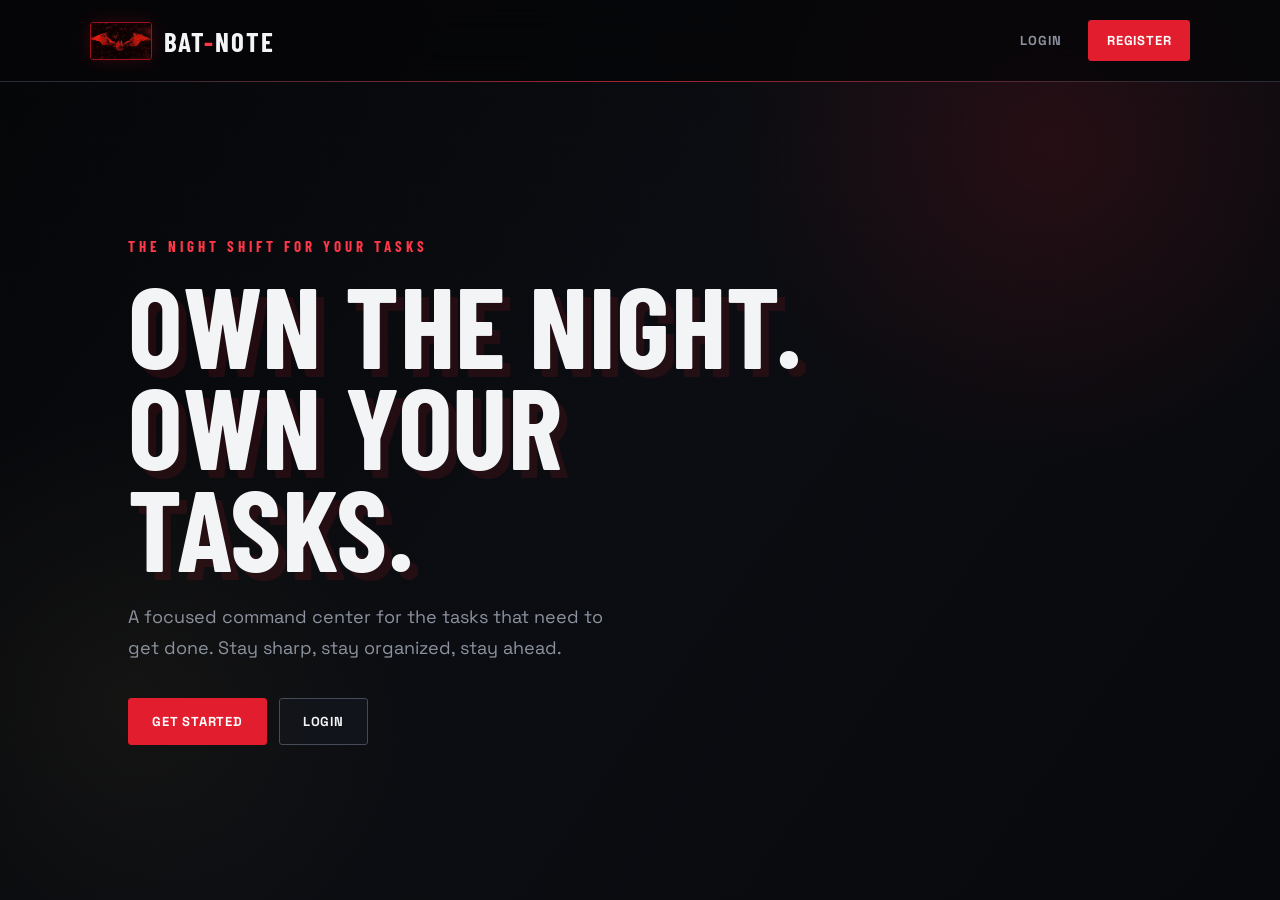
<file: index.html>
<!DOCTYPE html>
<html lang="en">
<head>
    <meta charset="UTF-8">
    <meta name="viewport" content="width=device-width, initial-scale=1.0">
    <title>bat-note | A darker way to organize</title>
    <link rel="stylesheet" href="css/style.css">
</head>
<body>
    <nav class="navbar">
        <a href="index.html" class="brand"><img src="images/batlogo.jpeg" alt="Bat-note logo"><span class="brand-name">bat<span>-</span>note</span></a>
        <div>
            <a href="login.html">Login</a>
            <a href="register.html" class="nav-button">Register</a>
        </div>
    </nav>

    <main class="hero">
        <div class="hero-content">
            <p class="small-title">THE NIGHT SHIFT FOR YOUR TASKS</p>
            <h1>Own the night.<br>Own your tasks.</h1>
            <p class="hero-text">A focused command center for the tasks that need to get done. Stay sharp, stay organized, stay ahead.</p>
            <div class="hero-buttons">
                <a href="register.html" class="button">Get Started</a>
                <a href="login.html" class="button secondary">Login</a>
            </div>
        </div>
    </main>
</body>
</html>
</file>
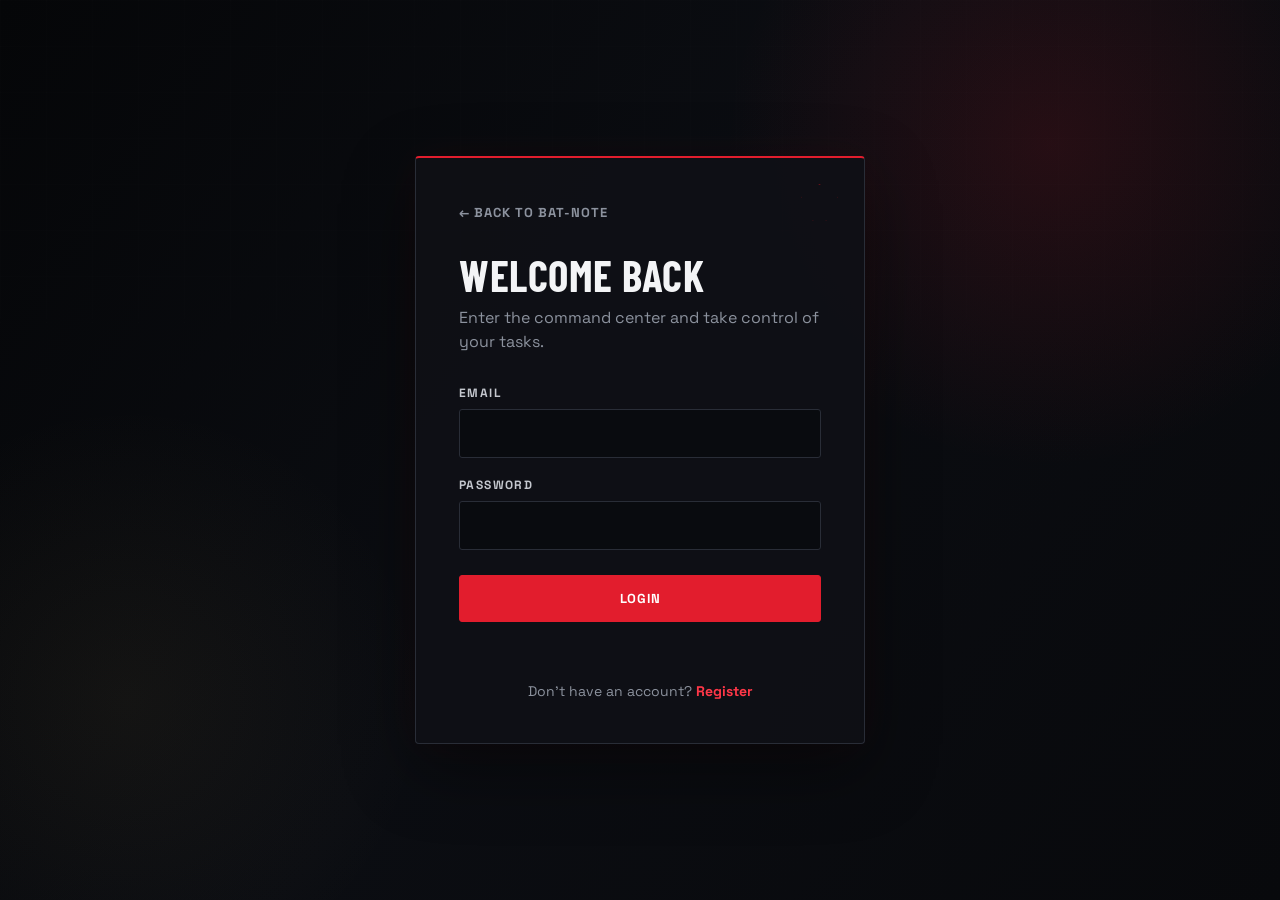
<file: login.html>
<!DOCTYPE html>
<html lang="en">
<head>
    <meta charset="UTF-8">
    <meta name="viewport" content="width=device-width, initial-scale=1.0">
    <title>Login - bat-note</title>
    <link rel="stylesheet" href="css/style.css">
</head>
<body class="auth-page">
    <div class="auth-card">
        <a href="index.html" class="back-link">&larr; Back to bat-note</a>
        <h1>Welcome back</h1>
        <p class="auth-subtitle">Enter the command center and take control of your tasks.</p>

        <form id="loginForm">
            <label>Email</label>
            <input type="email" id="loginEmail" required>

            <label>Password</label>
            <input type="password" id="loginPassword" required>

            <button type="submit" class="button full">Login</button>
        </form>

        <p id="loginMessage" class="message"></p>
        <p class="switch-text">Don't have an account? <a href="register.html">Register</a></p>
    </div>

    <script src="js/script.js"></script>
</body>
</html>
</file>
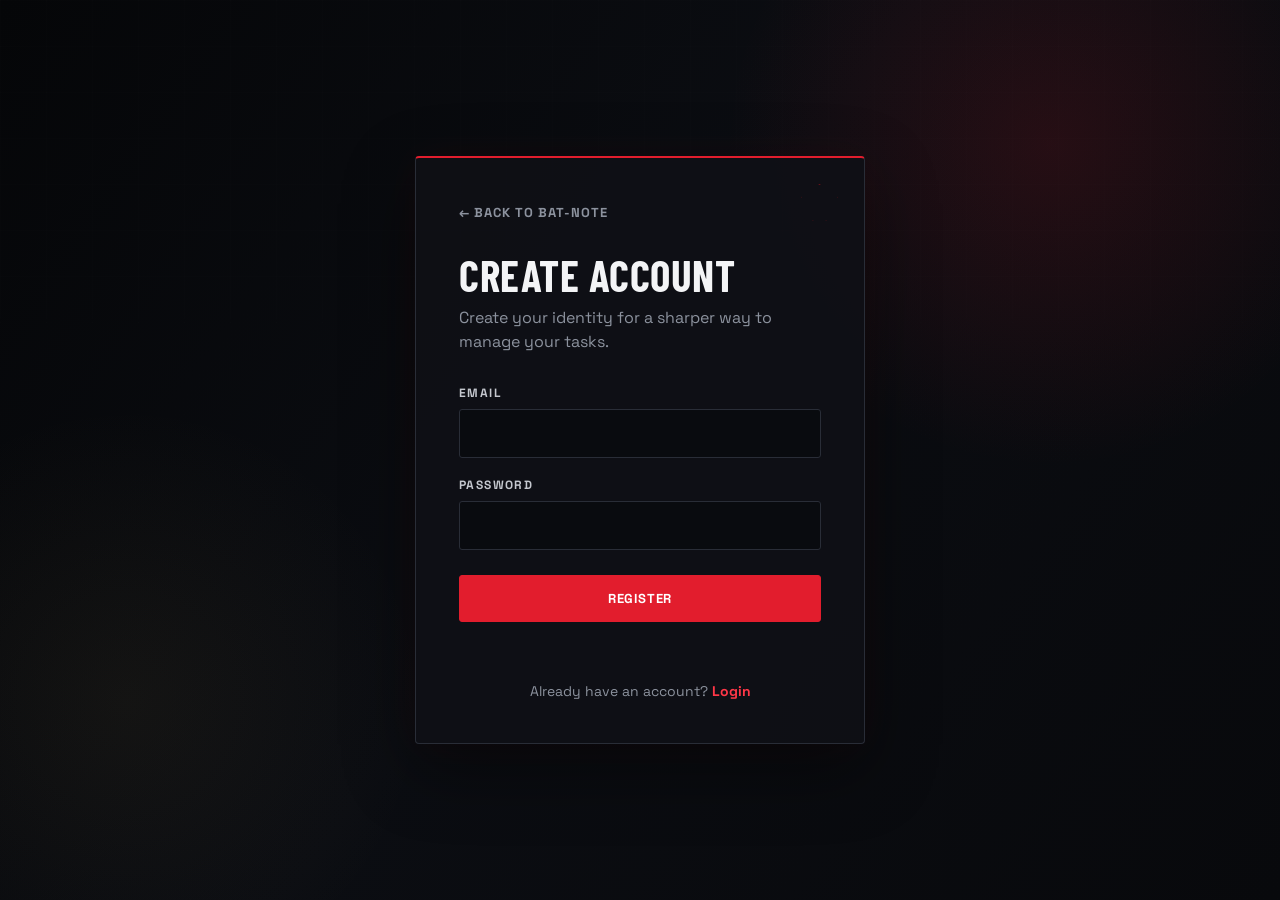
<file: register.html>
<!DOCTYPE html>
<html lang="en">
<head>
    <meta charset="UTF-8">
    <meta name="viewport" content="width=device-width, initial-scale=1.0">
    <title>Register - bat-note</title>
    <link rel="stylesheet" href="css/style.css">
</head>
<body class="auth-page">
    <div class="auth-card">
        <a href="index.html" class="back-link">&larr; Back to bat-note</a>
        <h1>Create account</h1>
        <p class="auth-subtitle">Create your identity for a sharper way to manage your tasks.</p>

        <form id="registerForm">
            <label>Email</label>
            <input type="email" id="registerEmail" required>

            <label>Password</label>
            <input type="password" id="registerPassword" required minlength="1">

            <button type="submit" class="button full">Register</button>
        </form>

        <p id="registerMessage" class="message"></p>
        <p class="switch-text">Already have an account? <a href="login.html">Login</a></p>
    </div>

    <script src="js/script.js"></script>
</body>
</html>
</file>
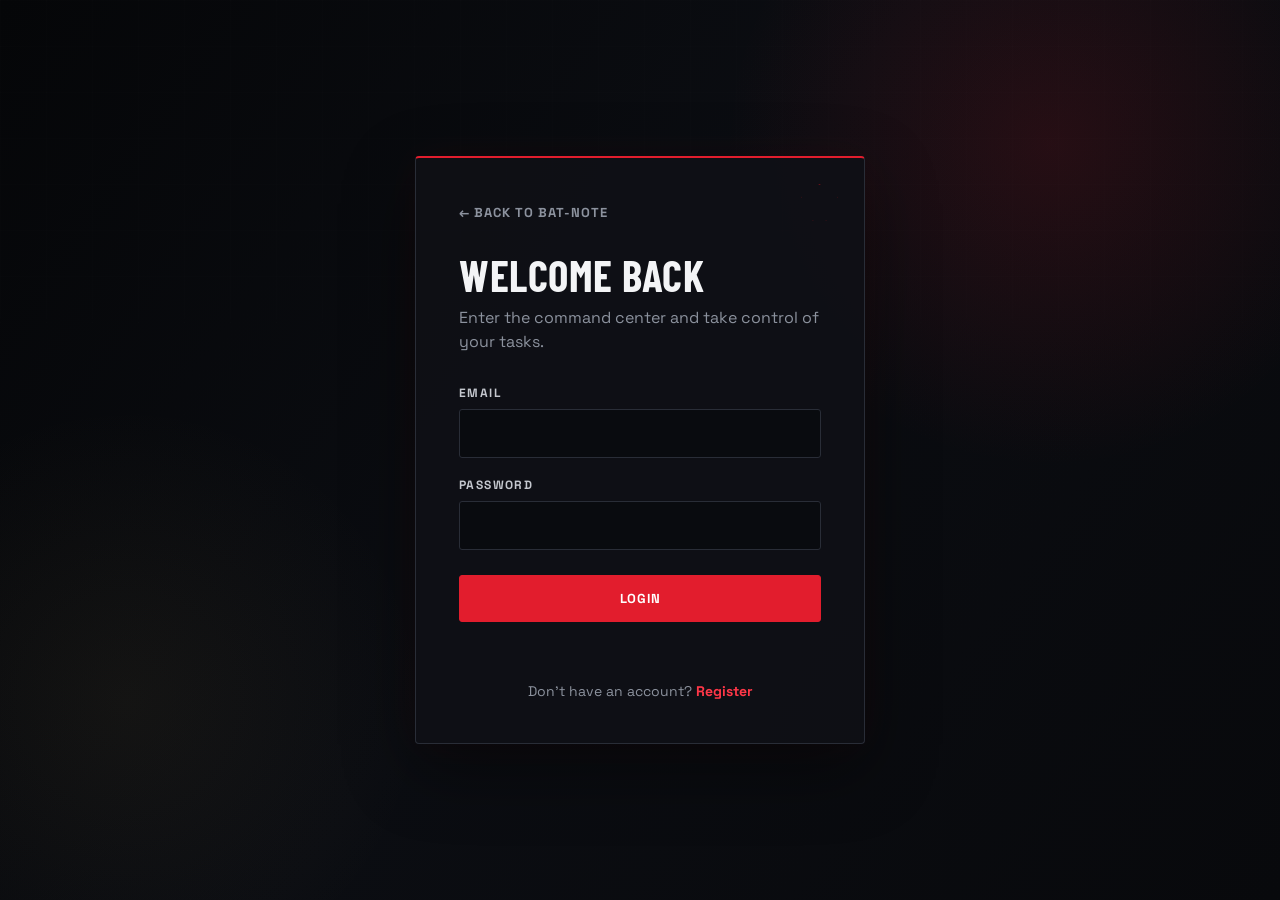
<file: todos.html>
<!DOCTYPE html>
<html lang="en">
<head>
    <meta charset="UTF-8">
    <meta name="viewport" content="width=device-width, initial-scale=1.0">
    <title>bat-note | My Tasks</title>
    <link rel="stylesheet" href="css/style.css">
</head>
<body class="todo-page">
    <nav class="navbar dashboard-nav">
        <a href="index.html" class="brand"><img src="images/batlogo.jpeg" alt="Bat-note logo"><span class="brand-name">bat<span>-</span>note</span></a>
        <div class="user-area">
            <span id="userEmail"></span>
            <button id="logoutButton" class="logout-button">Logout</button>
        </div>
    </nav>

    <main class="todo-container">
        <div class="todo-header">
            <div>
                <p class="small-title">MISSION CONTROL</p>
                <h1>My tasks</h1>
            </div>
        </div>

        <form id="todoForm" class="add-form">
            <input type="text" id="todoTitle" placeholder="What do you need to do?" required>
            <input type="text" id="todoDescription" placeholder="Description">
            <button type="submit" class="button">Add Todo</button>
        </form>

        <p id="todoMessage" class="message"></p>
        <div id="todoList" class="todo-list"></div>
    </main>

    <script src="js/script.js"></script>
</body>
</html>
</file>
<file: css/style.css>
@import url('https://fonts.googleapis.com/css2?family=Barlow+Condensed:wght@500;600;700&family=Space+Grotesk:wght@400;500;600;700&display=swap');

:root {
    --void: #050608;
    --panel: rgba(15, 17, 22, 0.88);
    --panel-light: #151820;
    --line: #292d37;
    --line-bright: #454b58;
    --white: #f3f4f6;
    --muted: #8c929e;
    --red: #e21d2d;
    --red-bright: #ff3748;
    --red-dark: #9d101d;
    --gold: #c6a85c;
    --shadow: 0 24px 70px rgba(0, 0, 0, 0.45);
}

* {
    box-sizing: border-box;
    margin: 0;
    padding: 0;
}

html {
    scroll-behavior: smooth;
}

body {
    min-height: 100vh;
    overflow-x: hidden;
    color: var(--white);
    background: var(--void);
    font-family: "Space Grotesk", "Trebuchet MS", sans-serif;
}

body::before,
body::after {
    position: fixed;
    z-index: -1;
    inset: 0;
    content: "";
    pointer-events: none;
}

body::before {
    background: radial-gradient(circle at 82% 16%, rgba(226, 29, 45, 0.13), transparent 25%),
        radial-gradient(circle at 10% 78%, rgba(198, 168, 92, 0.06), transparent 22%),
        linear-gradient(125deg, #050608 0%, #0b0d12 48%, #08090c 100%);
}

body::after {
    opacity: 0.3;
    background-image: linear-gradient(rgba(255, 255, 255, 0.025) 1px, transparent 1px),
        linear-gradient(90deg, rgba(255, 255, 255, 0.025) 1px, transparent 1px);
    background-size: 46px 46px;
    mask-image: linear-gradient(to bottom, black, transparent 85%);
}

a {
    color: inherit;
    text-decoration: none;
}

button,
input {
    font: inherit;
}

button,
a,
input {
    transition: transform 220ms ease, background-color 220ms ease, border-color 220ms ease, color 220ms ease, box-shadow 220ms ease, opacity 220ms ease;
}

button:focus-visible,
a:focus-visible,
input:focus-visible {
    outline: 2px solid var(--red-bright);
    outline-offset: 4px;
}

.navbar {
    position: relative;
    z-index: 2;
    height: 82px;
    padding: 0 7%;
    display: flex;
    align-items: center;
    justify-content: space-between;
    border-bottom: 1px solid rgba(69, 75, 88, 0.55);
    background: rgba(5, 6, 8, 0.8);
    backdrop-filter: blur(18px);
}

.navbar::after {
    position: absolute;
    right: 7%;
    bottom: -1px;
    left: 7%;
    height: 1px;
    background: linear-gradient(90deg, transparent, var(--red), transparent);
    content: "";
    opacity: 0.7;
}

.brand {
    display: inline-flex;
    align-items: center;
    gap: 12px;
}

.brand img {
    width: 62px;
    height: 38px;
    border: 1px solid var(--red-dark);
    border-radius: 3px;
    object-fit: cover;
    object-position: center;
    box-shadow: 0 0 18px rgba(226, 29, 45, 0.2);
}

.brand-name {
    color: var(--white);
    font-family: "Barlow Condensed", Impact, sans-serif;
    font-size: 27px;
    font-weight: 700;
    letter-spacing: 2px;
    text-transform: uppercase;
}

.brand-name span {
    color: var(--red-bright);
}

.navbar > div {
    display: flex;
    align-items: center;
    gap: 26px;
}

.navbar a:not(.nav-button) {
    color: var(--muted);
    font-size: 13px;
    font-weight: 700;
    letter-spacing: 1px;
    text-transform: uppercase;
}

.navbar a:not(.nav-button):hover,
.back-link:hover {
    color: var(--red-bright);
}

.nav-button,
.button {
    border: 1px solid var(--red);
    border-radius: 3px;
    background: var(--red);
    color: white;
    cursor: pointer;
    font-size: 13px;
    font-weight: 700;
    letter-spacing: 0.8px;
    text-transform: uppercase;
}

.nav-button {
    padding: 11px 18px;
}

.nav-button:hover,
.button:hover {
    border-color: var(--red-bright);
    background: var(--red-bright);
    box-shadow: 0 0 24px rgba(226, 29, 45, 0.3);
    transform: translateY(-3px);
}

.hero {
    position: relative;
    min-height: calc(100vh - 82px);
    display: flex;
    align-items: center;
    padding: 80px 10%;
    isolation: isolate;
}

.hero::before {
    position: absolute;
    z-index: -1;
    right: -8%;
    bottom: -22%;
    width: 60vw;
    height: 75vh;
    border: 1px solid rgba(226, 29, 45, 0.18);
    clip-path: polygon(50% 0, 100% 50%, 78% 46%, 68% 100%, 50% 70%, 32% 100%, 22% 46%, 0 50%);
    opacity: 0.7;
    transform: rotate(-8deg);
    animation: bat-shadow 8s ease-in-out infinite alternate;
}

.hero-content {
    max-width: 720px;
    animation: rise-in 700ms cubic-bezier(0.2, 0.8, 0.2, 1) both;
}

.small-title {
    margin-bottom: 18px;
    color: var(--red-bright);
    font-family: "Barlow Condensed", Impact, sans-serif;
    font-size: 15px;
    font-weight: 700;
    letter-spacing: 4px;
    text-transform: uppercase;
}

.hero h1,
.auth-card h1,
.todo-header h1 {
    font-family: "Barlow Condensed", Impact, sans-serif;
    font-weight: 700;
    letter-spacing: 0.5px;
    text-transform: uppercase;
}

.hero h1 {
    max-width: 700px;
    margin-bottom: 25px;
    color: var(--white);
    font-size: clamp(4rem, 9vw, 8rem);
    line-height: 0.88;
    text-shadow: 8px 8px 0 rgba(226, 29, 45, 0.12);
}

.hero-text {
    max-width: 510px;
    color: var(--muted);
    font-size: 18px;
    line-height: 1.7;
}

.hero-buttons {
    display: flex;
    gap: 12px;
    margin-top: 35px;
}

.button {
    padding: 14px 23px;
}

.button.secondary {
    border-color: var(--line-bright);
    background: rgba(21, 24, 32, 0.6);
    color: var(--white);
}

.button.secondary:hover {
    border-color: var(--white);
    background: var(--panel-light);
    box-shadow: 0 0 20px rgba(255, 255, 255, 0.08);
}

.auth-page {
    display: flex;
    align-items: center;
    justify-content: center;
    min-height: 100vh;
    padding: 28px 20px;
}

.auth-card {
    position: relative;
    width: 100%;
    max-width: 450px;
    padding: 43px;
    border: 1px solid var(--line);
    border-top: 2px solid var(--red);
    border-radius: 4px;
    background: var(--panel);
    box-shadow: var(--shadow), 0 0 40px rgba(226, 29, 45, 0.06);
    animation: rise-in 600ms cubic-bezier(0.2, 0.8, 0.2, 1) both;
}

.auth-card::after {
    position: absolute;
    right: 26px;
    top: 26px;
    width: 35px;
    height: 35px;
    border: 1px solid var(--red-dark);
    clip-path: polygon(50% 0, 100% 36%, 78% 32%, 68% 100%, 50% 66%, 32% 100%, 22% 32%, 0 36%);
    content: "";
    opacity: 0.75;
}

.back-link {
    display: inline-block;
    margin-bottom: 34px;
    color: var(--muted);
    font-size: 13px;
    font-weight: 700;
    letter-spacing: 1px;
    text-transform: uppercase;
}

.auth-card h1 {
    margin-bottom: 10px;
    font-size: 43px;
    line-height: 0.95;
}

.auth-subtitle {
    margin-bottom: 31px;
    color: var(--muted);
    line-height: 1.5;
}

.auth-card form {
    display: flex;
    flex-direction: column;
}

label {
    margin-bottom: 8px;
    color: #c5c8cf;
    font-size: 12px;
    font-weight: 700;
    letter-spacing: 1.4px;
    text-transform: uppercase;
}

input {
    width: 100%;
    margin-bottom: 19px;
    padding: 14px;
    border: 1px solid var(--line);
    border-radius: 3px;
    outline: none;
    background: #090b0f;
    color: var(--white);
    font-size: 15px;
}

input::placeholder {
    color: #5e6470;
}

input:focus {
    border-color: var(--red);
    box-shadow: 0 0 0 3px rgba(226, 29, 45, 0.13), 0 0 18px rgba(226, 29, 45, 0.1);
}

.full {
    width: 100%;
    margin-top: 6px;
}

.switch-text {
    margin-top: 25px;
    color: var(--muted);
    font-size: 14px;
    text-align: center;
}

.switch-text a {
    color: var(--red-bright);
    font-weight: 700;
}

.message {
    min-height: 20px;
    margin-top: 15px;
    color: var(--red-bright);
    font-size: 14px;
    text-align: center;
}

.todo-page {
    min-height: 100vh;
}

.dashboard-nav {
    padding: 0 6%;
}

.user-area {
    display: flex;
    align-items: center;
    gap: 18px;
}

.user-area span {
    max-width: 260px;
    overflow: hidden;
    color: var(--muted);
    font-size: 13px;
    text-overflow: ellipsis;
    white-space: nowrap;
}

.logout-button {
    padding: 9px 14px;
    border: 1px solid var(--line-bright);
    border-radius: 3px;
    background: transparent;
    color: var(--white);
    cursor: pointer;
    font-size: 12px;
    font-weight: 700;
    letter-spacing: 1px;
    text-transform: uppercase;
}

.logout-button:hover {
    border-color: var(--red);
    color: var(--red-bright);
    transform: translateY(-2px);
}

.todo-container {
    max-width: 920px;
    margin: 0 auto;
    padding: 67px 20px 80px;
}

.todo-header {
    margin-bottom: 29px;
}

.todo-header h1 {
    font-size: 54px;
    line-height: 0.95;
}

.add-form {
    display: grid;
    grid-template-columns: 1.15fr 1fr auto;
    gap: 10px;
    margin-bottom: 14px;
    padding: 10px;
    border: 1px solid var(--line);
    border-radius: 4px;
    background: rgba(15, 17, 22, 0.8);
    box-shadow: 0 16px 38px rgba(0, 0, 0, 0.25);
}

.add-form input {
    margin: 0;
    border-color: transparent;
    background: #090b0f;
}

.add-form .button {
    min-height: 47px;
}

.todo-list {
    display: flex;
    flex-direction: column;
    gap: 12px;
    margin-top: 28px;
}

.todo-card {
    position: relative;
    display: flex;
    align-items: center;
    justify-content: space-between;
    gap: 18px;
    padding: 20px;
    border: 1px solid var(--line);
    border-left: 2px solid var(--red-dark);
    border-radius: 3px;
    background: rgba(15, 17, 22, 0.9);
    box-shadow: 0 8px 26px rgba(0, 0, 0, 0.22);
    animation: rise-in 400ms cubic-bezier(0.2, 0.8, 0.2, 1) both;
}

.todo-card:hover {
    border-color: var(--line-bright);
    border-left-color: var(--red-bright);
    box-shadow: 0 15px 34px rgba(0, 0, 0, 0.38), 0 0 22px rgba(226, 29, 45, 0.07);
    transform: translateX(4px);
}

.todo-info {
    min-width: 0;
    flex: 1;
}

.todo-info h3 {
    margin-bottom: 6px;
    overflow-wrap: anywhere;
    color: var(--white);
    font-size: 17px;
}

.todo-info p {
    overflow-wrap: anywhere;
    color: var(--muted);
    font-size: 14px;
    line-height: 1.45;
}

.todo-actions {
    display: flex;
    flex-shrink: 0;
    gap: 7px;
}

.todo-actions button {
    padding: 8px 11px;
    border: 1px solid var(--line-bright);
    border-radius: 3px;
    background: transparent;
    color: var(--white);
    cursor: pointer;
    font-size: 12px;
    font-weight: 700;
}

.todo-actions button:hover {
    border-color: var(--white);
    background: var(--panel-light);
    transform: translateY(-2px);
}

.todo-actions .complete-button {
    border-color: var(--gold);
    background: rgba(198, 168, 92, 0.12);
    color: var(--gold);
}

.todo-actions .complete-button:hover {
    border-color: var(--gold);
    background: rgba(198, 168, 92, 0.24);
}

.complete-button.completed-button {
    border-color: var(--red);
    background: rgba(226, 29, 45, 0.15);
    color: var(--red-bright);
}

.complete-button.completed-button:hover {
    background: rgba(226, 29, 45, 0.28);
}

.todo-card.completed {
    opacity: 0.62;
}

.completed h3 {
    color: var(--muted);
    text-decoration: line-through;
}

@keyframes rise-in {
    from {
        opacity: 0;
        transform: translateY(18px);
    }
    to {
        opacity: 1;
        transform: translateY(0);
    }
}

@keyframes bat-shadow {
    from {
        opacity: 0.35;
        transform: rotate(-8deg) scale(0.98);
    }
    to {
        opacity: 0.75;
        transform: rotate(-4deg) scale(1.03);
    }
}

@media (max-width: 700px) {
    .navbar {
        height: 70px;
        padding: 0 5%;
    }

    .navbar > div {
        gap: 14px;
    }

    .brand img {
        width: 52px;
        height: 32px;
    }

    .brand-name {
        font-size: 23px;
    }

    .nav-button {
        padding: 10px 13px;
    }

    .hero {
        min-height: calc(100vh - 70px);
        padding: 58px 8%;
    }

    .hero h1 {
        font-size: clamp(3.7rem, 17vw, 5.4rem);
    }

    .hero-text {
        font-size: 16px;
    }

    .hero-buttons {
        flex-wrap: wrap;
    }

    .auth-card {
        padding: 32px 25px;
    }

    .todo-container {
        padding-top: 46px;
    }

    .todo-header h1 {
        font-size: 46px;
    }

    .add-form {
        grid-template-columns: 1fr;
        padding: 8px;
    }

    .add-form .button {
        width: 100%;
    }

    .todo-card {
        align-items: flex-start;
        flex-direction: column;
    }

    .todo-actions {
        width: 100%;
    }

    .todo-actions button {
        flex: 1;
    }

    .user-area span {
        display: none;
    }
}

@media (prefers-reduced-motion: reduce) {
    *,
    *::before,
    *::after {
        scroll-behavior: auto !important;
        transition-duration: 0.01ms !important;
        animation-duration: 0.01ms !important;
    }
}
</file>
